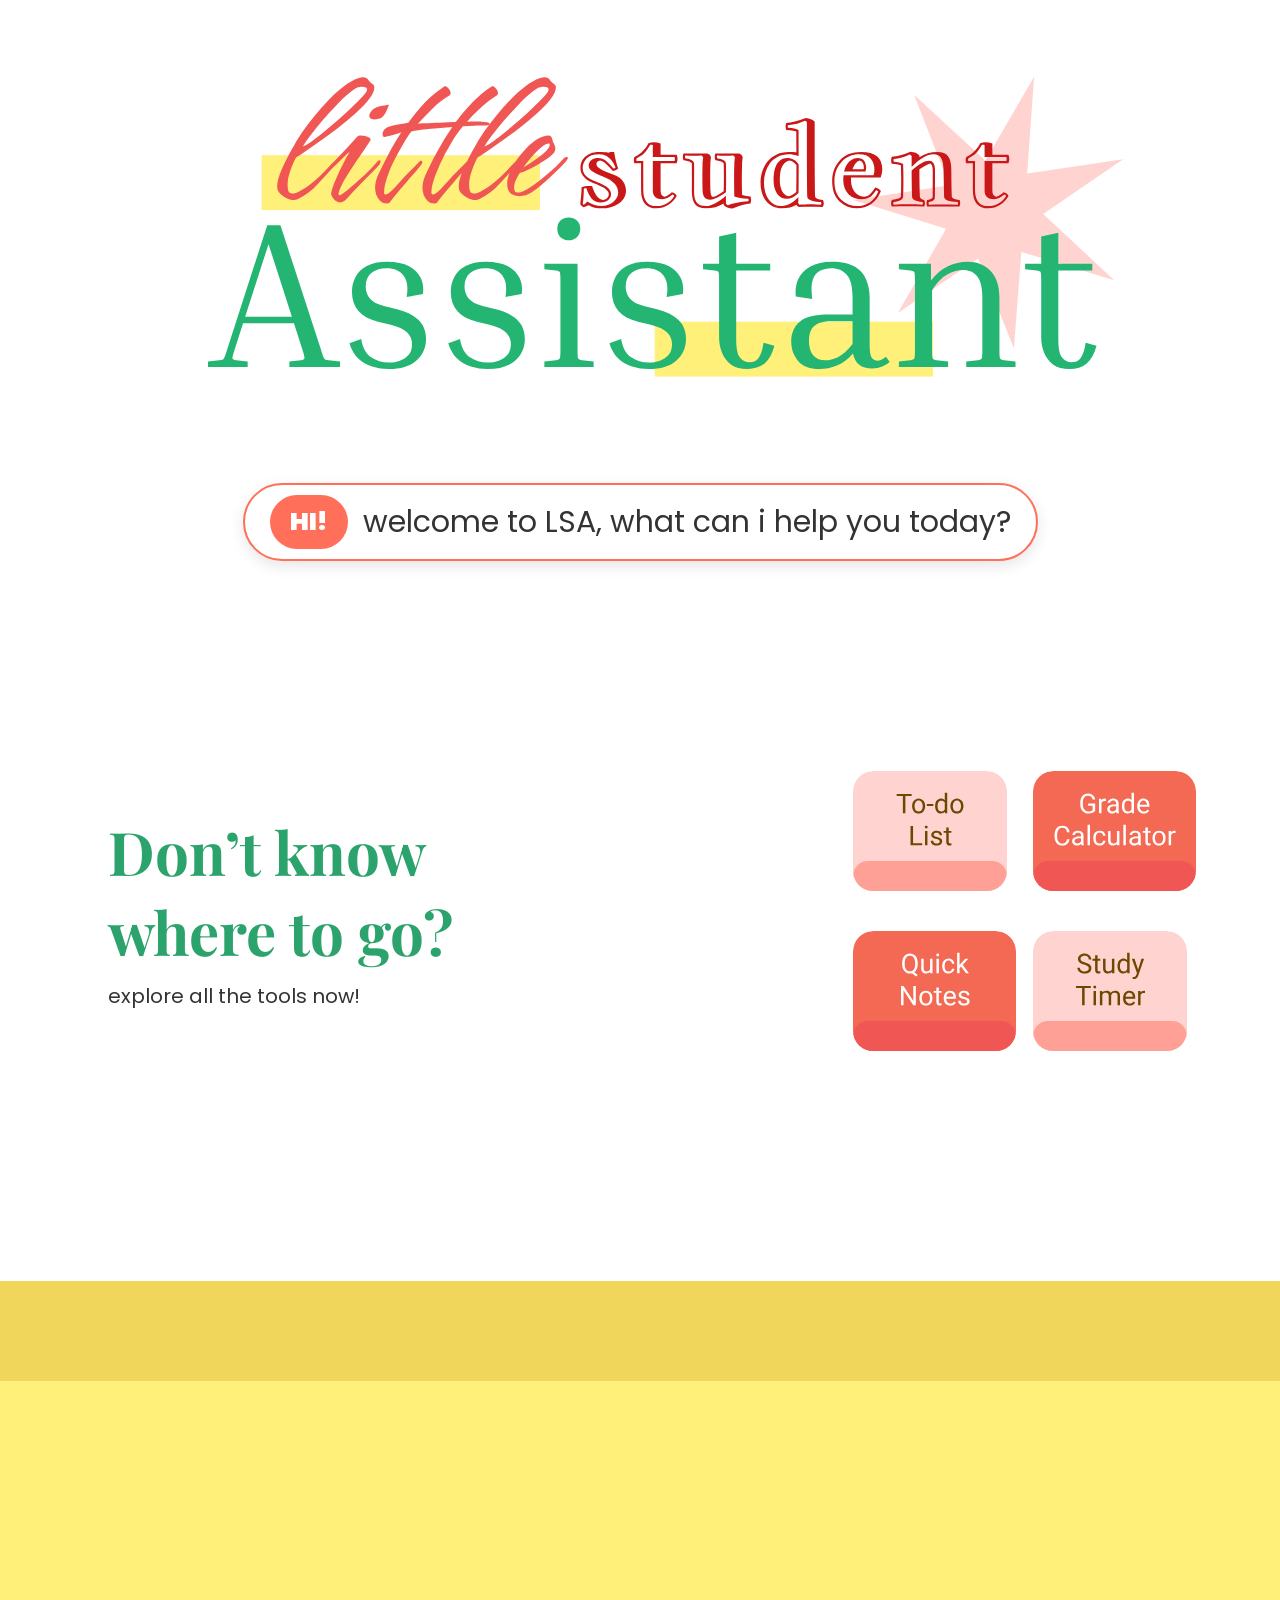
<file: index.html>
<!DOCTYPE html>
<html lang="en">
<head>
  <meta charset="UTF-8">
  <title>Homepage</title>
  <script>
  (function(apiKey){
      (function(p,e,n,d,o){var v,w,x,y,z;o=p[d]=p[d]||{};o._q=o._q||[];
      v=['initialize','identify','updateOptions','pageLoad','track', 'trackAgent'];for(w=0,x=v.length;w<x;++w)(function(m){
      o[m]=o[m]||function(){o._q[m===v[0]?'unshift':'push']([m].concat([].slice.call(arguments,0)));};})(v[w]);
      y=e.createElement(n);y.async=!0;y.src='https://cdn.pendo.io/agent/static/'+apiKey+'/pendo.js';
      z=e.getElementsByTagName(n)[0];z.parentNode.insertBefore(y,z);})(window,document,'script','pendo');
  })('1a1d9fe8-4c27-4857-b103-a001458c2b47');

  pendo.initialize({
    visitor: {
      id: ''
    }
  });
  </script>
  <img src="assets/logo.svg" alt="" class="logo">
  <link rel="stylesheet" href="style-home.css">
  <link href="https://fonts.googleapis.com/css2?family=Playfair+Display:wght@500;700&family=Poppins:wght@300;400;600&display=swap" rel="stylesheet">
</head>
<body>

  <!-- HERO -->
  <section class="hero">
    <div class="welcome-box">
      <span class="hi">HI!</span>
      <p class="sub">welcome to LSA, what can i help you today?</p>
    </div>
  </section>

  <!-- Space -->
   <div class="space-gap"></div>

  <!-- CATEGORY SECTION -->
  <section class="category-section">
    <div class="left">
      <h2>Don’t know<br>where to go?</h2>
      <p>explore all the tools now!</p>
    </div>

    <div class="right">
       <img src="assets/1.svg" alt="" class="card">
       <img src="assets/2.svg" alt="" class="card">
       <img src="assets/3.svg" alt="" class="card">
       <img src="assets/4.svg" alt="" class="card"> 
    </div>
  </section>

  <!-- Space -->
   <div class="space-gap"></div>
   <div class="space-gap"></div>
   <div class="space-gap"></div>

  <footer></footer>
  <footer class="footer"></footer>

  <script>
    // Pendo Track Events for LSA

    // Category names mapped to card indices
    var categoryNames = ["Study Tools", "Practice Tests", "Summaries", "Resources"];

    // Event 1: tool_category_selected
    // Fires when a student clicks one of the 4 tool category cards
    document.querySelectorAll(".card").forEach(function (card, index) {
      card.addEventListener("click", function () {
        if (typeof pendo !== "undefined" && pendo.track) {
          pendo.track("tool_category_selected", {
            categoryName: categoryNames[index] || "Unknown",
            categoryIndex: index + 1,
            referrerSection: "category_section"
          });
        }
      });
    });

    // Event 2: student_search_executed
    // Call this function when a search feature is implemented
    function trackStudentSearch(searchQuery, resultsCount, searchSource, selectedResultIndex) {
      if (typeof pendo !== "undefined" && pendo.track) {
        pendo.track("student_search_executed", {
          searchQuery: (searchQuery || "").substring(0, 100),
          resultsCount: resultsCount || 0,
          searchSource: searchSource || "main",
          selectedResultIndex: selectedResultIndex !== undefined ? selectedResultIndex : -1
        });
      }
    }

    // Event 3: tool_usage_completed
    // Call this function when a student completes using a tool
    function trackToolUsageCompleted(toolName, toolCategory, durationSeconds, completionStatus, resultType) {
      if (typeof pendo !== "undefined" && pendo.track) {
        pendo.track("tool_usage_completed", {
          toolName: toolName || "Unknown",
          toolCategory: toolCategory || "Unknown",
          durationSeconds: durationSeconds || 0,
          completionStatus: completionStatus || "completed",
          resultType: resultType || "default"
        });
      }
    }
  </script>

</body>
</html>
</file>
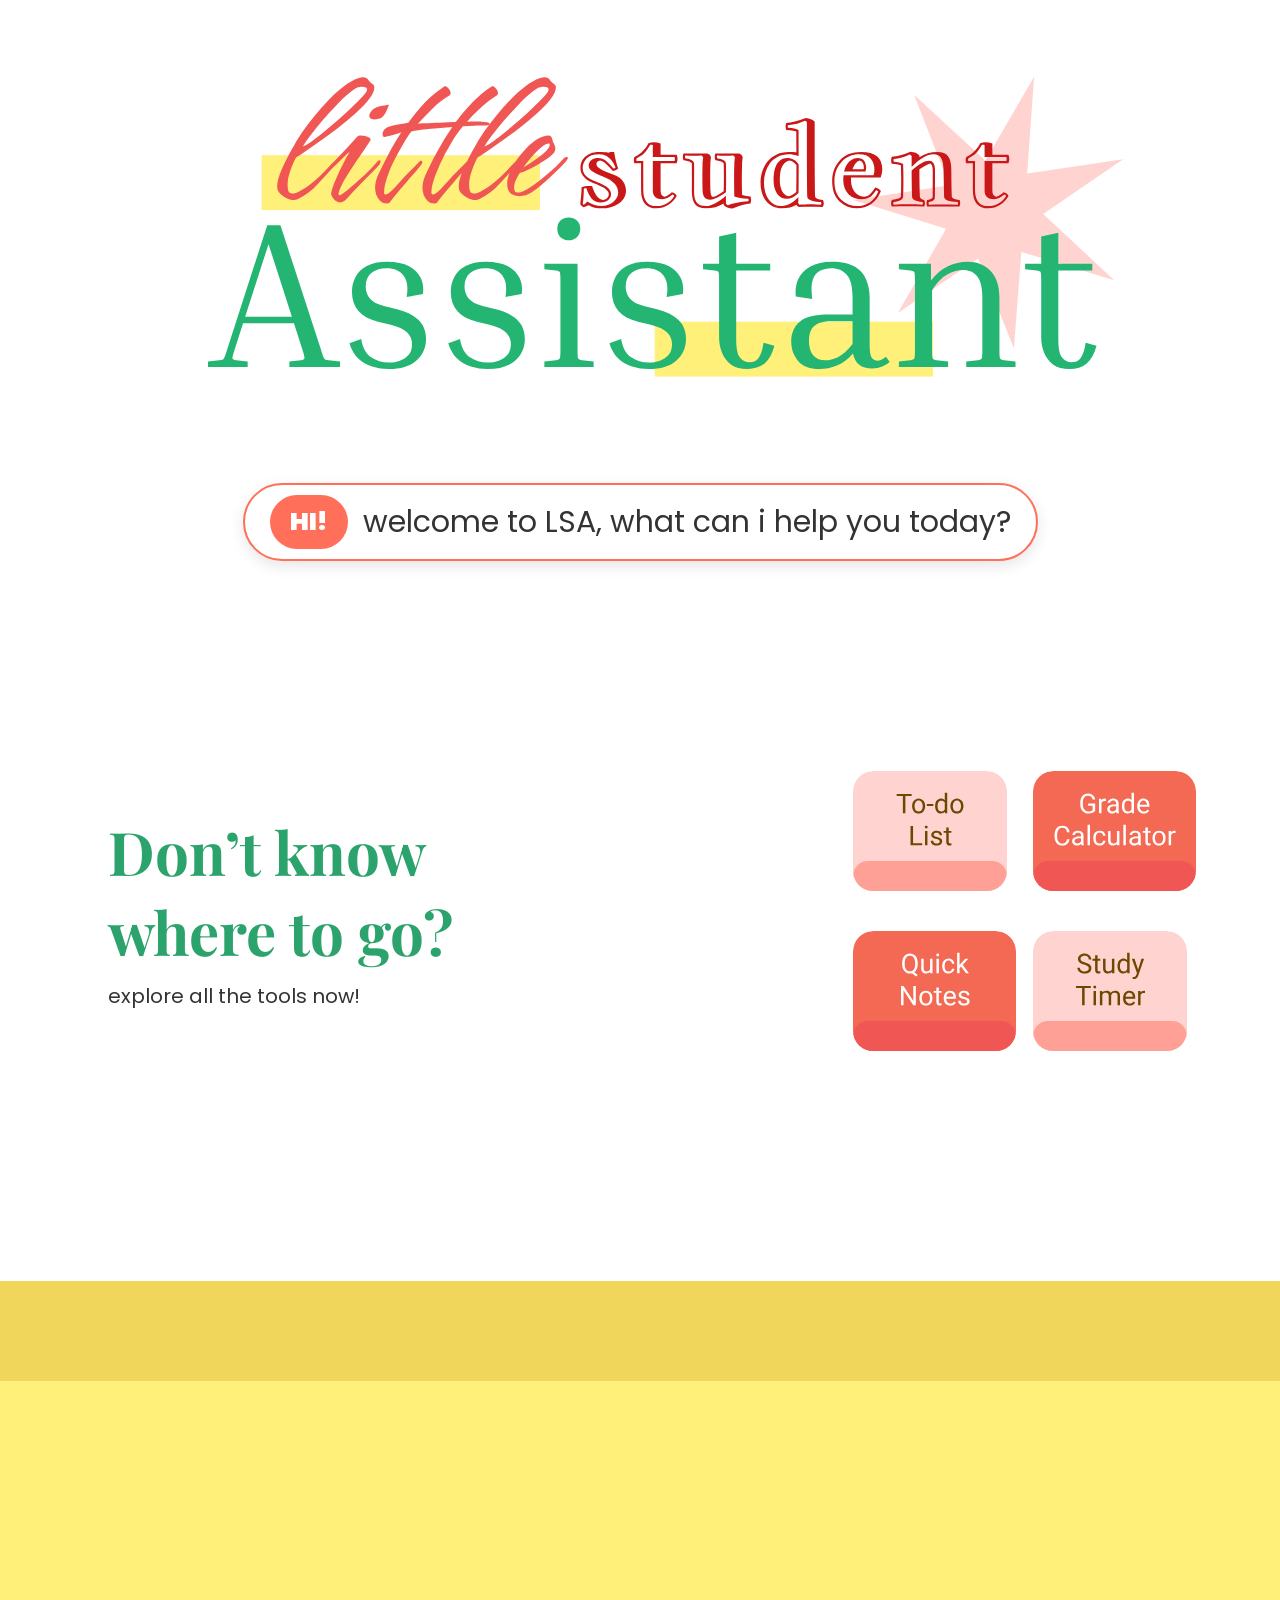
<file: homepage.html>
<!DOCTYPE html>
<html lang="en">
<head>
  <meta charset="UTF-8">
  <title>Homepage</title>
  <img src="assets/logo.svg" alt="" class="logo">
  <link rel="stylesheet" href="style-home.css">
  <link href="https://fonts.googleapis.com/css2?family=Playfair+Display:wght@500;700&family=Poppins:wght@300;400;600&display=swap" rel="stylesheet">
</head>
<body>

  <!-- HERO -->
  <section class="hero">
    <div class="welcome-box">
      <span class="hi">HI!</span>
      <p class="sub">welcome to LSA, what can i help you today?</p>
    </div>
  </section>

  <!-- Space -->
   <div class="space-gap"></div>

  <!-- CATEGORY SECTION -->
  <section class="category-section">
    <div class="left">
      <h2>Don’t know<br>where to go?</h2>
      <p>explore all the tools now!</p>
    </div>

    <div class="right">
       <img src="assets/1.svg" alt="" class="card">
       <img src="assets/2.svg" alt="" class="card">
       <img src="assets/3.svg" alt="" class="card">
       <img src="assets/4.svg" alt="" class="card"> 
    </div>
  </section>

  <!-- Space -->
   <div class="space-gap"></div>
   <div class="space-gap"></div>
   <div class="space-gap"></div>

  <footer></footer>
  <footer class="footer"></footer>

</body>
</html>
</file>
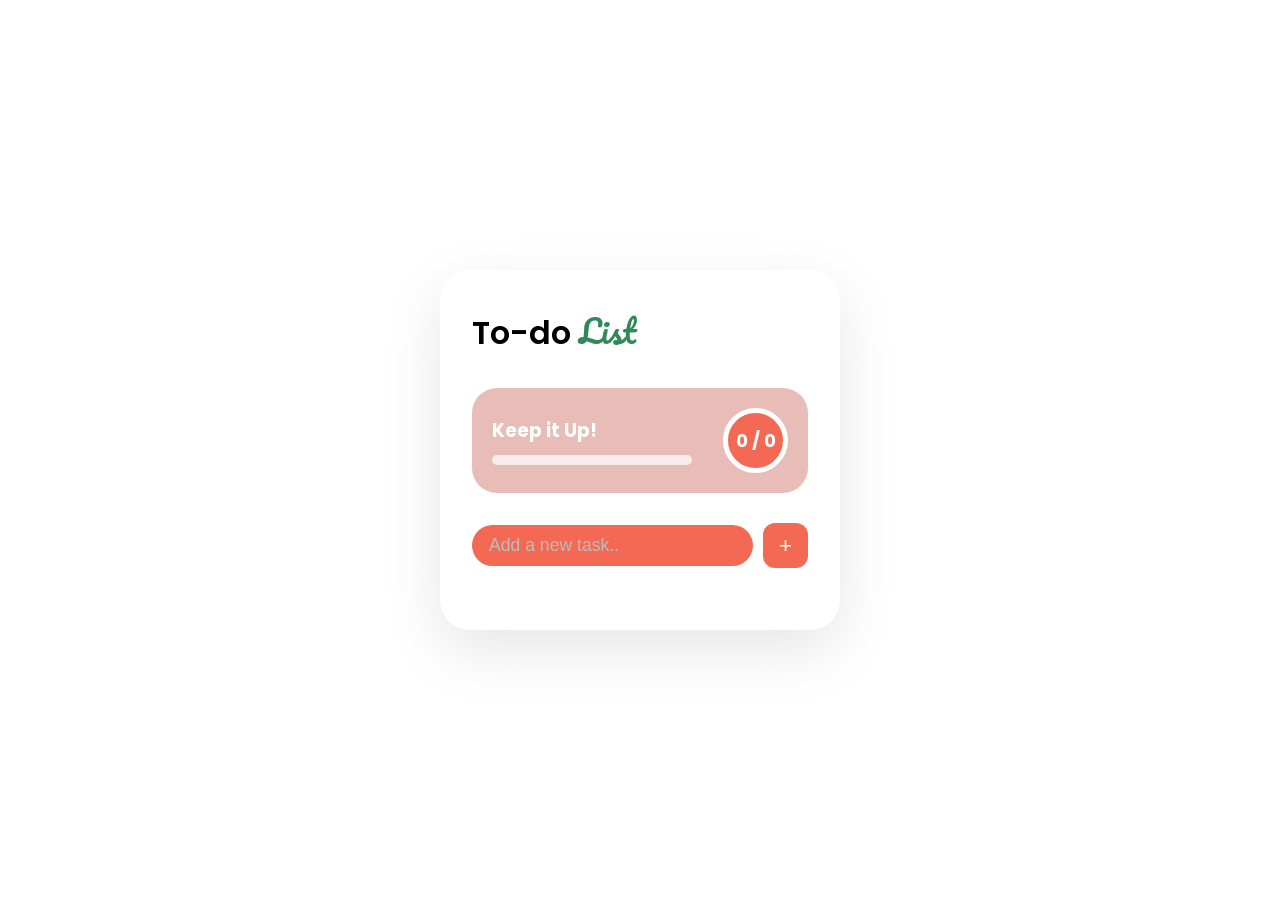
<file: to-do.html>
<!DOCTYPE html>
<html lang="en">
<head>
    <meta charset="UTF-8">
    <meta name="viewport" content="width=device-width, initial-scale=1.0">
    <title>To-do page</title>
    <link rel="stylesheet" href="style-todo.css">
    <link href="https://fonts.googleapis.com/css2?family=Poppins:wght@400;600&family=Pacifico&display=swap" rel="stylesheet">
</head>
<body>

<div class="container">
  <div class="todo-app">
    <h1>To-do <span>List</span></h1>

    <div class="progress-container">
    <div class="progress-info">
        <div>
            <h3>Keep it Up!</h3>
            <div class="progress-bar">
                <div class="progress-fill"></div>
            </div>
        </div>
        <div class="progress-count">
            <span id="progress-numbers">0 / 0</span>
        </div>
    </div>
</div>

    <div class="input-area">
      <input type="text" id="task-input" placeholder="Add a new task..">
      <button id="add-task-btn" type="button">+</button>
    </div>

    <div class="todos-container">
      <ul id="task-list"></ul>
    </div>

  </div>
</div>

<script src="script-todo.js"></script>
</body>
</html>
</file>
<file: style-home.css>
.logo {
  width: 960px;
  max-width: 100%;
  display: block;
  margin: 0 auto;
}

.logo {
  transform: translateX(+48px);
}

* {
  margin: 0;
  padding: 0;
  box-sizing: border-box;
}

body {
  background: #FFFFFF;
  font-family: 'Poppins', sans-serif;
  color: #333;
}

/* HERO */
.hero {
  display: flex;
  flex-direction: column;
  align-items: center;
  text-align: center;
  padding-top: 60px;
}

.welcome-box {
  margin-top: 10px;
  display: inline-flex;
  align-items: center;
  background: white;
  border-radius: 50px;
  padding: 10px 25px;
  box-shadow: 0 5px 15px rgba(0,0,0,0.1);
  border: 2px solid #ff6f59;
  margin-bottom: 80px;

}

.hi {
  background: #ff6f59;
  color: white;
  padding: 8px 20px;
  border-radius: 30px;
  margin-right: 15px;
  font-weight: 1000;
  font-size: 25px;
}

.sub{
    font-size: 30px;
}
/* CATEGORY */
.category-section {
  display: flex;
  justify-content: center;
  align-items: center;
  gap: 400px;
  padding: 80px 5%;
}

.left h2 {
  font-family: 'Playfair Display', serif;
  font-size: 60px;
  color: #2ca36c;
}

.left p {
  margin-top: 10px;
  font-size: 20px;
}

.right {
  display: grid;
  grid-template-columns: repeat(2, 140px);
  gap: 40px; 
}

.card {
  height: 120px;
  border-radius: 20px;
  display: flex;
  align-items: center;
  justify-content: center;
  font-weight: 600;
  cursor: pointer;
  transition: 0.3s ease;
}

.card:hover {
  transform: translateY(-5px);
}

/* STORIES */
.stories {
  padding: 60px 10%;
  text-align: center;
}

.stories h2 {
  font-family: 'Playfair Display', serif;
  font-size: 60px;
  color: #2ca36c;
  margin-bottom: 40px;
}

.story-grid {
  display: flex;
  justify-content: center;
  gap: 40px;
}

.story {
  text-align: center;
}

.image-placeholder {
  width: 180px;
  height: 200px;
  background: #d9d9d9;
  margin-bottom: 10px;
}

footer {
  height: 100px;
  background: #f1d65c;
}

.footer{
  height: 400px;
  background: #FFF07A;
}


.space-gap{
  height: 50px;
  background: #FFFF;
}
</file>
<file: style-todo.css>
*{
    margin: 0;
    padding: 0;
    box-sizing: border-box;
}

body{
    min-height: 100vh;
    display: grid;
    place-items: center;
    background-color: #fff;
    font-family: 'Poppins', sans-serif;
}

.container{
    display: flex;
    justify-content: center;
    flex-direction: column;
    align-items: center;
    width: 100%;
    height: 100%;
    padding: 0 20px;
}

.todo-app{
    width: 100%;
    max-width: 400px;
    padding: 2rem;
    display: flex;
    flex-direction: column;
    gap: 30px;

    background-color: #ffffff;
    border-radius: 30px;
    box-shadow: 0 20px 60px rgba(0,0,0,0.1);
}

.todo-app h1{
    font-size: 2rem;
    font-weight: 600;
}

.todo-app h1 span{
    font-family: 'Pacifico', cursive;
    color: #2E8B57;
    font-weight: normal;
}

.input-area{
    display: flex;
    justify-content: space-between;
    align-items: center;
    width: 100%;
}

.input-area input{
    flex: 1;
    padding: 10px 17px;
    font-size: 1.1rem;
    border: none;
    outline: none;
    border-radius: 22px;
    background-color: #F46953;
    color: #FFFF;
}

.input-area input::placeholder{
    color: #bcbcbc;
}

.input-area button{
    display: flex;
    align-items: center;
    justify-content: center;
    margin-left: 10px;

    width: 45px;
    height: 45px;

    border-radius: 12px;
    color: #fff;
    font-size: 1.4rem;
    background-color: #F46953;
    border: none;
    cursor: pointer;
    transition: all 0.2s ease;
}

.input-area button:hover{
    transform: scale(1.1);
    background: #F46953;
}

.todos-container {
    width: 100%;
}

#task-list {
    width: 100%;
    display: flex;
    flex-direction: column;
    gap: 10px;
}

#task-list li{
    display: flex;
    align-items: center;
    justify-self: space-between;
    background-color: #F46953;
    margin-bottom: 10px;
    padding: 8px 10px;
    border-radius: 30px;
    font-size: 1.2rem;
    color: #fff;
    position: relative;
    transition: box-shadow 0.2s ease;
}

#task-list li {
    list-style: none;
    background: #F46953; /* sama seperti input */
    color: #fff;
    padding: 12px 15px;
    border-radius: 100px;
    display: flex;
    align-items: center;
    box-shadow: 0 5px 15px rgba(0,0,0,0.1);
    transition: 0.2s ease;
}

#task-list li:hover {
    transform: scale(1.02);
}

.task-item {
    display: flex;
    align-items: center;
    gap: 12px;
    width: 100%;
}

.checkbox {
    width: 18px;
    height: 18px;
    cursor: pointer;
}

.completed {
    text-decoration: line-through;
    opacity: 0.7;
}

#task-list li {
    list-style: none;
    background: #F46953;
    color: #fff;
    padding: 12px 15px;
    border-radius: 15px;
    display: flex;
    justify-content: space-between;
    align-items: center;
    box-shadow: 0 5px 15px rgba(0,0,0,0.1);
}

.task-left {
    display: flex;
    align-items: center;
    gap: 12px;
}

.task-actions {
    display: flex;
    gap: 8px;
}

.task-actions button {
    background: white;
    border: none;
    padding: 5px 8px;
    border-radius: 8px;
    cursor: pointer;
    transition: 0.2s;
}

.task-actions button:hover {
    transform: scale(1.1);
}

.completed {
    text-decoration: line-through;
    opacity: 0.7;
}

.progress-container {
    width: 100%;
    background: #E9BDB7; /* soft pink */
    padding: 20px;
    border-radius: 25px;
}

.progress-info {
    display: flex;
    justify-content: space-between;
    align-items: center;
    color: #fff;
}

.progress-info h2{
    color: #F46953;
    font-weight: 600;
}

.progress-bar {
    width: 200px;
    height: 10px;
    background: rgba(255, 255, 255, 0.712);
    border-radius: 20px;
    margin-top: 10px;
    overflow: hidden;
}

.progress-fill {
    height: 100%;
    width: 0%;
    background: #FFF07A;
    border-radius: 20px;
    transition: width 0.3s ease;
}

.progress-count {
    width: 65px;
    height: 65px;
    border-radius: 50%;
    background: #F46953;
    display: flex;
    align-items: center;
    justify-content: center;
    font-weight: bold;
    color: white; /* ubah jadi putih */
    font-size: 18px;

    border: 5px solid #fff;
}
</file>
